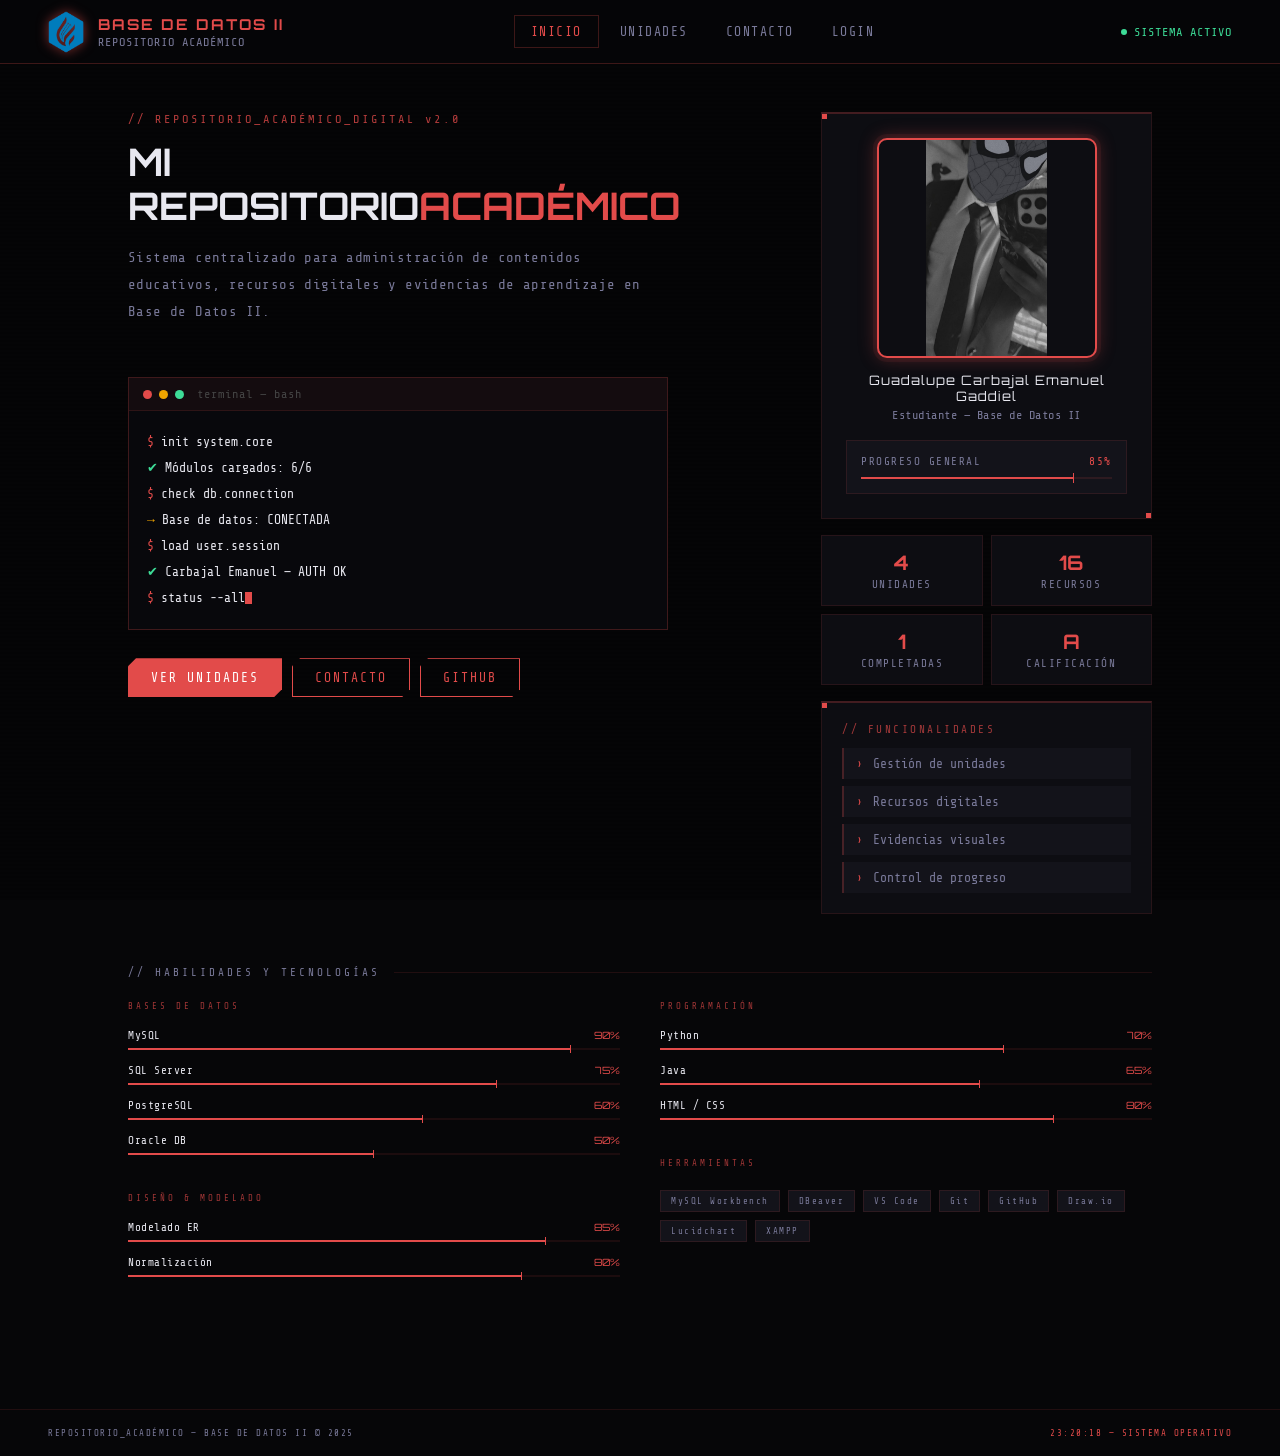
<file: index.html>
<!DOCTYPE html>
<html lang="es">
<head>
<meta charset="UTF-8">
<meta name="viewport" content="width=device-width, initial-scale=1.0">
<title>Repositorio Académico — Base de Datos II</title>
<link rel="preconnect" href="https://fonts.googleapis.com">
<link href="https://fonts.googleapis.com/css2?family=Share+Tech+Mono&family=Orbitron:wght@400;700&display=swap" rel="stylesheet">
<style>
*{margin:0;padding:0;box-sizing:border-box;}
:root{
  --red:#e24b4a;--red-dark:#a32d2d;
  --bg:#060608;--surface:#0d0d12;--surface2:#13131a;
  --border:rgba(226,75,74,0.25);--border2:rgba(226,75,74,0.12);
  --text:#e8e8f0;--muted:#7a7a9a;
  --mono:'Share Tech Mono',monospace;
}
body{
  font-family:var(--mono);
  background:var(--bg);
  color:var(--text);
  overflow-x:hidden;
  cursor:none;
}
/* REEMPLAZA SOLO ESTO */

#bg-video{
  position:fixed;
  top:0;
  left:0;
  width:100%;
  height:100%;
  object-fit:cover;
  z-index:-3;

  /* MÁS VISIBLE */
  opacity:0.45;

  /* MENOS OSCURO */
  filter:brightness(0.9) contrast(1.1);

  pointer-events:none;
}

/* CAPA OSCURA MÁS SUAVE */
body::after{
  content:'';
  position:fixed;
  top:0;
  left:0;
  width:100%;
  height:100%;

  /* ANTES 0.55 */
  background:rgba(0,0,0,0.25);

  z-index:-2;
  pointer-events:none;
}

/* CURSOR */
#c-dot,#c-cross,#c-ring,#c-corners{
  position:fixed;
  left:-100px;top:-100px;
  pointer-events:none;
}
#c-dot{
  z-index:10000;
  width:6px;height:6px;
  background:#e24b4a;
  border-radius:50%;
  margin-left:-3px;margin-top:-3px;
  box-shadow:0 0 8px #e24b4a,0 0 16px rgba(226,75,74,0.4);
}
#c-cross{
  z-index:9999;
  width:24px;height:24px;
  margin-left:-12px;margin-top:-12px;
}
#c-cross::before,#c-cross::after{
  content:'';position:absolute;background:#e24b4a;
}
#c-cross::before{width:1px;height:100%;left:50%;margin-left:-0.5px;}
#c-cross::after{width:100%;height:1px;top:50%;margin-top:-0.5px;}
#c-ring{
  z-index:9997;
  width:44px;height:44px;
  margin-left:-22px;margin-top:-22px;
  border:1px solid rgba(226,75,74,0.5);
  clip-path:polygon(14% 0%,86% 0%,100% 14%,100% 86%,86% 100%,14% 100%,0% 86%,0% 14%);
  transition:width .12s,height .12s,margin .12s;
}
#c-corners{
  z-index:9998;
  width:22px;height:22px;
  margin-left:-11px;margin-top:-11px;
  transition:width .08s,height .08s,margin .08s;
}
#c-corners span{
  position:absolute;width:7px;height:7px;
  border-color:#e24b4a;border-style:solid;
}
#c-corners span:nth-child(1){top:0;left:0;border-width:1.5px 0 0 1.5px;}
#c-corners span:nth-child(2){top:0;right:0;border-width:1.5px 1.5px 0 0;}
#c-corners span:nth-child(3){bottom:0;left:0;border-width:0 0 1.5px 1.5px;}
#c-corners span:nth-child(4){bottom:0;right:0;border-width:0 1.5px 1.5px 0;}
.c-trail{
  position:fixed;
  pointer-events:none;
  z-index:9995;
  border-radius:50%;
  background:#e24b4a;
  margin-left:-1.5px;margin-top:-1.5px;
  left:-100px;top:-100px;
}
#c-coords{
  position:fixed;bottom:16px;left:16px;
  font-size:9px;color:rgba(226,75,74,0.55);letter-spacing:2px;
  pointer-events:none;z-index:9996;
}

/* SCANLINES */
body::before{
  content:'';position:fixed;top:0;left:0;width:100%;height:100%;
  background:repeating-linear-gradient(0deg,transparent,transparent 2px,rgba(0,0,0,0.04) 2px,rgba(0,0,0,0.04) 4px);
  pointer-events:none;z-index:0;
}

/* NAVBAR */
.nav{
  position:sticky;top:0;
  background:rgba(6,6,8,0.96);
  border-bottom:1px solid var(--border);
  padding:0 48px;
  display:flex;align-items:center;justify-content:space-between;
  height:64px;z-index:100;
  backdrop-filter:blur(10px);
}
.logo-area{display:flex;align-items:center;gap:14px;}
.logo-icon{
  width:38px;height:38px;border:1px solid var(--red);
  display:flex;align-items:center;justify-content:center;
  font-family:'Orbitron',sans-serif;font-size:13px;color:var(--red);font-weight:700;
  clip-path:polygon(10% 0%,90% 0%,100% 10%,100% 90%,90% 100%,10% 100%,0% 90%,0% 10%);
  background:rgba(226,75,74,0.08);
}
.logo-label{display:flex;flex-direction:column;gap:1px;}
.logo-title{font-family:'Orbitron',sans-serif;font-size:15px;font-weight:700;color:var(--red);letter-spacing:2px;}
.logo-sub{font-size:12px;color:var(--muted);letter-spacing:1px;}
.nav-links{display:flex;gap:4px;}
.nav-link{
  padding:8px 16px;font-size:13px;letter-spacing:1.5px;
  color:var(--muted);text-decoration:none;border:1px solid transparent;
  transition:all .2s;cursor:pointer;font-family:var(--mono);
}
.nav-link:hover,.nav-link.active{color:var(--red);border-color:var(--border);}
.nav-status{display:flex;align-items:center;gap:7px;font-size:12px;color:#3ddc97;letter-spacing:1px;}
.status-dot{width:6px;height:6px;border-radius:50%;background:#3ddc97;animation:pulse 2s infinite;}
@keyframes pulse{0%,100%{opacity:1;}50%{opacity:.25;}}

/* MAIN */
.main{padding:48px 48px 80px;max-width:1120px;margin:auto;position:relative;z-index:1;}

/* HERO */
.hero{margin-bottom:52px;}
.hero-tag{font-size:12px;letter-spacing:3px;color:var(--red);margin-bottom:14px;opacity:.8;}
.hero-title{
  font-family:'Orbitron',sans-serif;font-size:38px;font-weight:700;
  line-height:1.15;margin-bottom:18px;color:var(--text);
}
.hero-title span{color:var(--red);}
.hero-desc{font-size:14px;color:var(--muted);line-height:1.9;max-width:540px;letter-spacing:.4px;}

/* TERMINAL */
.terminal{
  margin:32px 0 28px;
  background:#08080c;
  border:1px solid var(--border);
  max-width:540px;
}
.term-bar{
  display:flex;align-items:center;gap:7px;
  padding:9px 14px;
  background:rgba(226,75,74,0.05);
  border-bottom:1px solid var(--border2);
}
.term-dot{width:9px;height:9px;border-radius:50%;}
.term-bar-label{font-size:12px;color:#444;margin-left:6px;letter-spacing:1px;}
.term-body{padding:18px;font-size:13px;line-height:2;}
.term-body .cmd{color:var(--red);}
.term-body .ok{color:#3ddc97;}
.term-body .info{color:#f0a500;}
.cursor-blink{display:inline-block;width:7px;height:12px;background:var(--red);animation:blink .9s infinite;vertical-align:-2px;}
@keyframes blink{0%,100%{opacity:1;}50%{opacity:0;}}

/* BUTTONS */
.btns{display:flex;gap:10px;flex-wrap:wrap;}
.btn{
  padding:11px 22px;font-family:var(--mono);font-size:13px;letter-spacing:2px;
  border:1px solid var(--red);background:transparent;color:var(--red);
  cursor:none;transition:all .2s;
  clip-path:polygon(8px 0%,100% 0%,100% calc(100% - 8px),calc(100% - 8px) 100%,0% 100%,0% 8px);
}
.btn:hover{background:rgba(226,75,74,0.1);}
.btn.filled{background:var(--red);color:#fff;}
.btn.filled:hover{background:var(--red-dark);}

/* GRID */
.grid{display:grid;grid-template-columns:2fr 1fr;gap:32px;margin-bottom:52px;}

/* PROFILE CARD */
.profile-card{
  background:var(--surface);border:1px solid var(--border2);
  border-top:2px solid var(--border);padding:24px;text-align:center;
  position:relative;margin-bottom:16px;
}
.profile-card::before{content:'';position:absolute;top:0;left:0;width:5px;height:5px;background:var(--red);}
.profile-card::after{content:'';position:absolute;bottom:0;right:0;width:5px;height:5px;background:var(--red);}

/* === FOTO DE PERFIL: RECTANGULAR, GRANDE, SE VE COMPLETA === */
.avatar-photo{
  width:220px;
  height:220px;
  border-radius:10px;
  border:2px solid var(--red);
  margin:0 auto 14px;
  overflow:hidden;
  box-shadow:0 0 18px rgba(226,75,74,0.35), 0 0 0 4px rgba(226,75,74,0.08);
  background:#0d0d12;
  display:flex;
  align-items:center;
  justify-content:center;
}
.avatar-photo img{
  width:100%;
  height:100%;
  /* "contain" muestra la foto COMPLETA sin recortarla */
  object-fit:contain;
  object-position:center;
  display:block;
}
.profile-name{font-family:'Orbitron',sans-serif;font-size:13px;color:var(--text);margin-bottom:4px;letter-spacing:1px;}
.profile-role{font-size:12px;color:var(--muted);letter-spacing:.5px;margin-bottom:18px;}
.prog-wrap{background:var(--surface2);border:1px solid var(--border2);padding:14px;}
.prog-label{display:flex;justify-content:space-between;font-size:11px;color:var(--muted);margin-bottom:9px;letter-spacing:1.5px;}
.prog-bar{height:2px;background:rgba(226,75,74,0.12);position:relative;}
.prog-fill{height:100%;background:var(--red);width:85%;position:relative;}
.prog-fill::after{content:'';position:absolute;right:0;top:-4px;width:1px;height:10px;background:var(--red);}

/* STATS */
.stat-grid{display:grid;grid-template-columns:1fr 1fr;gap:8px;margin-bottom:16px;}
.stat-box{background:var(--surface);border:1px solid var(--border2);padding:14px;text-align:center;}
.stat-val{font-family:'Orbitron',sans-serif;font-size:20px;font-weight:700;color:var(--red);}
.stat-key{font-size:11px;color:var(--muted);letter-spacing:1.5px;margin-top:3px;}

/* FEAT LIST */
.feat-card{background:var(--surface);border:1px solid var(--border2);border-top:2px solid var(--border);padding:20px;position:relative;}
.feat-card::before{content:'';position:absolute;top:0;left:0;width:5px;height:5px;background:var(--red);}
.card-label{font-size:11px;letter-spacing:2.5px;color:var(--red);margin-bottom:12px;opacity:.7;}
.feat-list{list-style:none;display:flex;flex-direction:column;gap:7px;}
.feat-list li{
  display:flex;align-items:center;gap:10px;
  font-size:13px;color:var(--muted);padding:8px 12px;
  background:var(--surface2);border-left:2px solid var(--border);
}
.feat-list li .arr{color:var(--red);}

/* SECTION HEADER */
.section-head{display:flex;align-items:center;gap:14px;margin-bottom:22px;}
.section-tag{font-size:11px;letter-spacing:3px;color:var(--muted);white-space:nowrap;}
.section-line{flex:1;height:1px;background:var(--border2);}

/* HABILIDADES */
.skills-wrap{display:grid;grid-template-columns:1fr 1fr;gap:40px;margin-bottom:52px;}
@media(max-width:700px){.skills-wrap{grid-template-columns:1fr;}}
.skills-col{display:flex;flex-direction:column;gap:14px;}
.skill-group-label{font-size:9px;letter-spacing:3px;color:var(--red);opacity:.7;margin-bottom:4px;}
.skill-item{display:flex;flex-direction:column;gap:6px;}
.skill-header{display:flex;justify-content:space-between;}
.skill-name{font-size:11px;color:var(--text);letter-spacing:.5px;}
.skill-pct{font-size:10px;color:var(--red);font-family:'Orbitron',sans-serif;}
.skill-bar{height:2px;background:rgba(226,75,74,0.1);position:relative;}
.skill-fill{
  height:100%;background:var(--red);position:relative;
  animation:barLoad .8s ease forwards;
}
.skill-fill::after{content:'';position:absolute;right:0;top:-3px;width:1px;height:8px;background:var(--red);}
@keyframes barLoad{from{width:0!important;}to{}}
.badges{display:flex;flex-wrap:wrap;gap:8px;margin-top:4px;}
.badge{
  font-size:9px;letter-spacing:1.5px;color:var(--muted);
  padding:5px 10px;border:1px solid var(--border2);
  background:var(--surface2);
  transition:all .2s;
}
.badge:hover{color:var(--red);border-color:var(--border);}

/* FOOTER */
.footer{
  border-top:1px solid var(--border2);
  padding:18px 48px;
  display:flex;justify-content:space-between;align-items:center;
  font-size:9px;color:var(--muted);letter-spacing:1.5px;
  position:relative;z-index:1;
}
.footer-red{color:var(--red);}

/* RESPONSIVE */
@media(max-width:900px){
  .grid{grid-template-columns:1fr;}
  .nav{padding:0 20px;flex-wrap:wrap;height:auto;padding:14px 20px;gap:12px;}
  .main{padding:32px 20px 60px;}
  .modules{grid-template-columns:1fr 1fr;}
  .hero-title{font-size:26px;}
  .footer{padding:16px 20px;flex-direction:column;gap:8px;text-align:center;}
  body{cursor:auto;}
  #c-dot,#c-cross,#c-ring,#c-corners,.c-trail,#c-coords{display:none;}
}
@media(max-width:480px){
  .modules{grid-template-columns:1fr;}
  .nav-links{display:none;}
}
</style>
</head>
<body>

<div id="c-dot"></div>
<div id="c-cross"></div>
<div id="c-ring"></div>
<div id="c-corners">
  <span></span><span></span><span></span><span></span>
</div>
<div id="c-coords"></div>

<nav class="nav">
  <div class="logo-area">
    <img src="logo.png" alt="Logo Universidad" style="height:42px;filter:drop-shadow(0 0 6px rgba(226,75,74,0.6));">
    <div class="logo-label">
      <div class="logo-title">BASE DE DATOS II</div>
      <div class="logo-sub">REPOSITORIO ACADÉMICO</div>
    </div>
  </div>
  <div class="nav-links">
    <a class="nav-link active" href="index.html">INICIO</a>
    <a class="nav-link" href="semanas.html">UNIDADES</a>
    <a class="nav-link" href="contacto.html">CONTACTO</a>
    <a class="nav-link" href="login.html">LOGIN</a>
  </div>
  <div class="nav-status">
    <div class="status-dot"></div>
    SISTEMA ACTIVO
  </div>
</nav>

<main class="main">

  <div class="grid">

    <div>
      <div class="hero">
        <div class="hero-tag">// REPOSITORIO_ACADÉMICO_DIGITAL v2.0</div>
        <h1 class="hero-title">MI<br>REPOSITORIO<span>ACADÉMICO</span></h1>
        <p class="hero-desc">Sistema centralizado para administración de contenidos educativos, recursos digitales y evidencias de aprendizaje en Base de Datos II.</p>
      </div>

      <div class="terminal">
        <div class="term-bar">
          <div class="term-dot" style="background:#e24b4a;"></div>
          <div class="term-dot" style="background:#f0a500;"></div>
          <div class="term-dot" style="background:#3ddc97;"></div>
          <span class="term-bar-label">terminal — bash</span>
        </div>
        <div class="term-body">
          <div><span class="cmd">$ </span>init system.core</div>
          <div><span class="ok">✔</span> Módulos cargados: 6/6</div>
          <div><span class="cmd">$ </span>check db.connection</div>
          <div><span class="info">→</span> Base de datos: CONECTADA</div>
          <div><span class="cmd">$ </span>load user.session</div>
          <div><span class="ok">✔</span> Carbajal Emanuel — AUTH OK</div>
          <div><span class="cmd">$ </span>status --all<span class="cursor-blink"></span></div>
        </div>
      </div>

      <div class="btns">
        <button class="btn filled" onclick="location.href='semanas.html'">VER UNIDADES</button>
        <button class="btn" onclick="location.href='contacto.html'">CONTACTO</button>
        <button class="btn" onclick="window.open('https://github.com/GuadalupeEmanuel/BASE-DE-DATOS-II')">GITHUB</button>
      </div>
    </div>

    <div>
      <div class="profile-card">
        <div class="avatar-photo">
          <img src="emanuel.jpeg" alt="Guadalupe Carbajal Emmanuel Gaddiel">
        </div>
        <div class="profile-name">Guadalupe Carbajal Emanuel Gaddiel</div>
        <div class="profile-role">Estudiante — Base de Datos II</div>
        <div class="prog-wrap">
          <div class="prog-label">
            <span>PROGRESO GENERAL</span>
            <span style="color:var(--red);">85%</span>
          </div>
          <div class="prog-bar"><div class="prog-fill"></div></div>
        </div>
      </div>

      <div class="stat-grid">
        <div class="stat-box">
          <div class="stat-val">4</div>
          <div class="stat-key">UNIDADES</div>
        </div>
        <div class="stat-box">
          <div class="stat-val">16</div>
          <div class="stat-key">RECURSOS</div>
        </div>
        <div class="stat-box">
          <div class="stat-val">1</div>
          <div class="stat-key">COMPLETADAS</div>
        </div>
        <div class="stat-box">
          <div class="stat-val">A</div>
          <div class="stat-key">CALIFICACIÓN</div>
        </div>
      </div>

      <div class="feat-card">
        <div class="card-label">// FUNCIONALIDADES</div>
        <ul class="feat-list">
          <li><span class="arr">›</span> Gestión de unidades</li>
          <li><span class="arr">›</span> Recursos digitales</li>
          <li><span class="arr">›</span> Evidencias visuales</li>
          <li><span class="arr">›</span> Control de progreso</li>
        </ul>
      </div>
    </div>

  </div>

  <div class="section-head">
    <div class="section-tag">// HABILIDADES Y TECNOLOGÍAS</div>
    <div class="section-line"></div>
  </div>

  <div class="skills-wrap">

    <div class="skills-col">
      <div class="skill-group-label">BASES DE DATOS</div>
      <div class="skill-item">
        <div class="skill-header"><span class="skill-name">MySQL</span><span class="skill-pct">90%</span></div>
        <div class="skill-bar"><div class="skill-fill" style="width:90%"></div></div>
      </div>
      <div class="skill-item">
        <div class="skill-header"><span class="skill-name">SQL Server</span><span class="skill-pct">75%</span></div>
        <div class="skill-bar"><div class="skill-fill" style="width:75%"></div></div>
      </div>
      <div class="skill-item">
        <div class="skill-header"><span class="skill-name">PostgreSQL</span><span class="skill-pct">60%</span></div>
        <div class="skill-bar"><div class="skill-fill" style="width:60%"></div></div>
      </div>
      <div class="skill-item">
        <div class="skill-header"><span class="skill-name">Oracle DB</span><span class="skill-pct">50%</span></div>
        <div class="skill-bar"><div class="skill-fill" style="width:50%"></div></div>
      </div>

      <div class="skill-group-label" style="margin-top:24px;">DISEÑO & MODELADO</div>
      <div class="skill-item">
        <div class="skill-header"><span class="skill-name">Modelado ER</span><span class="skill-pct">85%</span></div>
        <div class="skill-bar"><div class="skill-fill" style="width:85%"></div></div>
      </div>
      <div class="skill-item">
        <div class="skill-header"><span class="skill-name">Normalización</span><span class="skill-pct">80%</span></div>
        <div class="skill-bar"><div class="skill-fill" style="width:80%"></div></div>
      </div>
    </div>

    <div class="skills-col">
      <div class="skill-group-label">PROGRAMACIÓN</div>
      <div class="skill-item">
        <div class="skill-header"><span class="skill-name">Python</span><span class="skill-pct">70%</span></div>
        <div class="skill-bar"><div class="skill-fill" style="width:70%"></div></div>
      </div>
      <div class="skill-item">
        <div class="skill-header"><span class="skill-name">Java</span><span class="skill-pct">65%</span></div>
        <div class="skill-bar"><div class="skill-fill" style="width:65%"></div></div>
      </div>
      <div class="skill-item">
        <div class="skill-header"><span class="skill-name">HTML / CSS</span><span class="skill-pct">80%</span></div>
        <div class="skill-bar"><div class="skill-fill" style="width:80%"></div></div>
      </div>

      <div class="skill-group-label" style="margin-top:24px;">HERRAMIENTAS</div>
      <div class="badges">
        <span class="badge">MySQL Workbench</span>
        <span class="badge">DBeaver</span>
        <span class="badge">VS Code</span>
        <span class="badge">Git</span>
        <span class="badge">GitHub</span>
        <span class="badge">Draw.io</span>
        <span class="badge">Lucidchart</span>
        <span class="badge">XAMPP</span>
      </div>
    </div>

  </div>

</main>

<footer class="footer">
  <span>REPOSITORIO_ACADÉMICO — BASE DE DATOS II &copy; 2025</span>
  <span class="footer-red" id="clock"></span>
</footer>

<!-- AGREGA ESTO DEBAJO DE <body> -->

    <video autoplay muted loop playsinline id="bg-video">
        <source src="prueba.mp4" type="video/mp4">
      </video>

<script>
const cDot=document.getElementById('c-dot');
const cCross=document.getElementById('c-cross');
const cRing=document.getElementById('c-ring');
const cCorners=document.getElementById('c-corners');
const cCoords=document.getElementById('c-coords');

let mx=-200,my=-200,rx=-200,ry=-200,cx2=-200,cy2=-200;

// Trail
const trails=[];
const trailSizes=[3,2.6,2.2,1.8,1.4,1];
const trailAlpha=[0.5,0.38,0.28,0.18,0.1,0.06];
for(let i=0;i<6;i++){
  const t=document.createElement('div');
  t.className='c-trail';
  t.style.width=trailSizes[i]+'px';
  t.style.height=trailSizes[i]+'px';
  t.style.opacity=trailAlpha[i];
  t.style.marginLeft=(-trailSizes[i]/2)+'px';
  t.style.marginTop=(-trailSizes[i]/2)+'px';
  document.body.appendChild(t);
  trails.push({el:t,x:-200,y:-200});
}

document.addEventListener('mousemove',e=>{
  mx=e.clientX;
  my=e.clientY;
  cDot.style.left=mx+'px';
  cDot.style.top=my+'px';
  cCross.style.left=mx+'px';
  cCross.style.top=my+'px';
  if(cCoords) cCoords.textContent='X:'+mx+' // Y:'+my;
});

document.addEventListener('mousedown',()=>{
  cRing.style.width='28px';
  cRing.style.height='28px';
  cRing.style.marginLeft='-14px';
  cRing.style.marginTop='-14px';
  cCorners.style.width='14px';
  cCorners.style.height='14px';
  cCorners.style.marginLeft='-7px';
  cCorners.style.marginTop='-7px';
});
document.addEventListener('mouseup',()=>{
  cRing.style.width='44px';
  cRing.style.height='44px';
  cRing.style.marginLeft='-22px';
  cRing.style.marginTop='-22px';
  cCorners.style.width='22px';
  cCorners.style.height='22px';
  cCorners.style.marginLeft='-11px';
  cCorners.style.marginTop='-11px';
});

function animate(){
  rx+=(mx-rx)*.1; ry+=(my-ry)*.1;
  cx2+=(mx-cx2)*.06; cy2+=(my-cy2)*.06;

  cRing.style.left=rx+'px';
  cRing.style.top=ry+'px';
  cCorners.style.left=cx2+'px';
  cCorners.style.top=cy2+'px';

  trails[0].x+=(mx-trails[0].x)*.5;
  trails[0].y+=(my-trails[0].y)*.5;
  trails[0].el.style.left=trails[0].x+'px';
  trails[0].el.style.top=trails[0].y+'px';
  for(let i=1;i<trails.length;i++){
    trails[i].x+=(trails[i-1].x-trails[i].x)*.35;
    trails[i].y+=(trails[i-1].y-trails[i].y)*.35;
    trails[i].el.style.left=trails[i].x+'px';
    trails[i].el.style.top=trails[i].y+'px';
  }
  requestAnimationFrame(animate);
}
animate();

// Ocultar cursor nativo en todos los elementos
document.querySelectorAll('*').forEach(el=>el.style.cursor='none');

// Clock
function tick(){
  const t=new Date();
  document.getElementById('clock').textContent=
    t.toLocaleTimeString('es-PE',{hour12:false})+' — SISTEMA OPERATIVO';
}
tick(); setInterval(tick,1000);
</script>

</body>
</html>
</file>
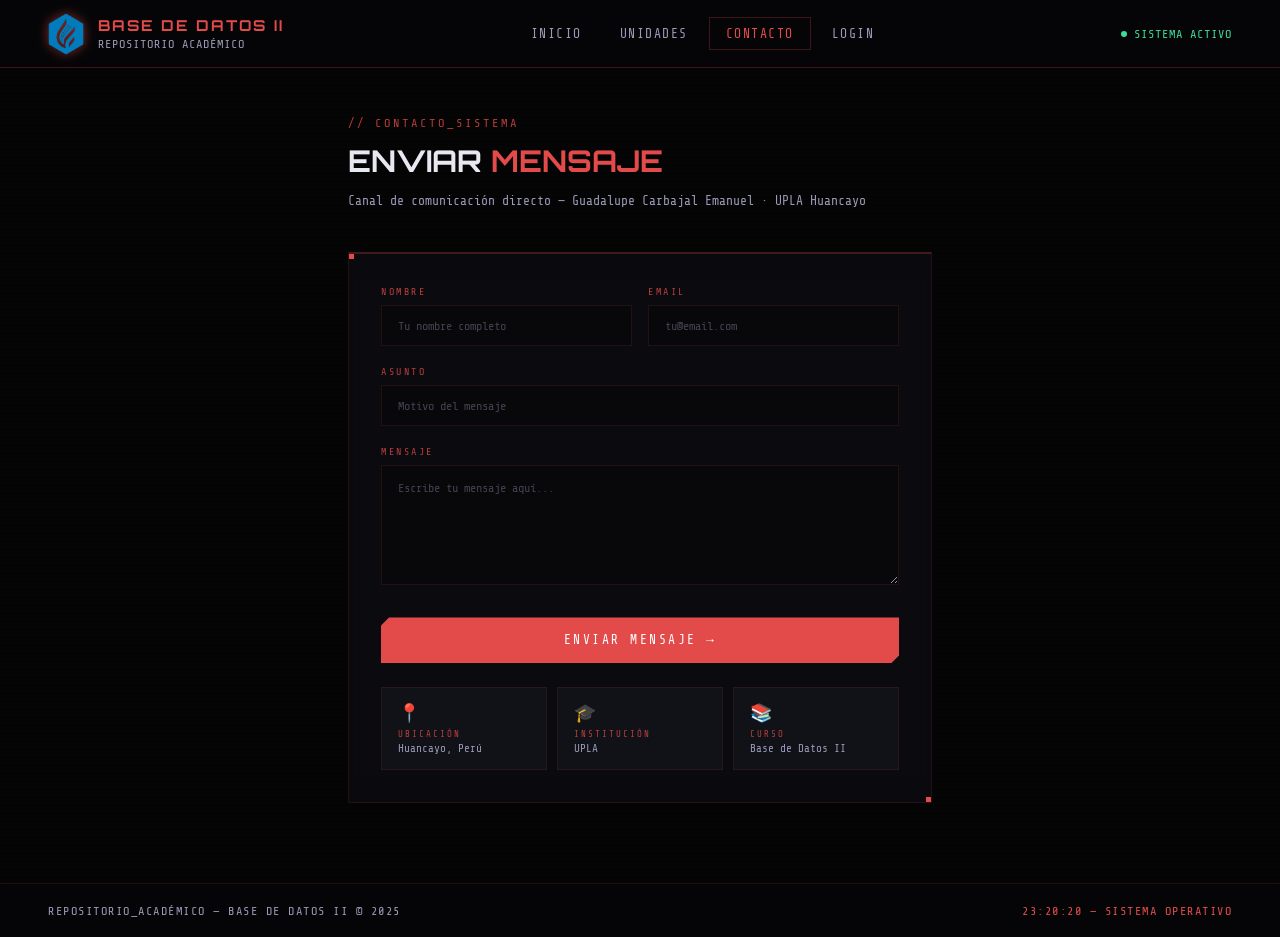
<file: contacto.html>
<!DOCTYPE html>
<html lang="es">
<head>
<meta charset="UTF-8">
<meta name="viewport" content="width=device-width, initial-scale=1.0">
<title>Contacto — Base de Datos II</title>
<link rel="preconnect" href="https://fonts.googleapis.com">
<link href="https://fonts.googleapis.com/css2?family=Share+Tech+Mono&family=Orbitron:wght@400;700&display=swap" rel="stylesheet">
<style>
*{margin:0;padding:0;box-sizing:border-box;}
:root{
  --red:#e24b4a;--red-dark:#a32d2d;
  --bg:#060608;--surface:rgba(13,13,18,0.82);--surface2:rgba(19,19,26,0.88);
  --border:rgba(226,75,74,0.25);--border2:rgba(226,75,74,0.12);
  --text:#e8e8f0;--muted:#9a9ab8;
  --mono:'Share Tech Mono',monospace;
}
body{
  font-family:var(--mono);
  background:var(--bg);
  color:var(--text);
  overflow-x:hidden;
  cursor:none;
  min-height:100vh;
}

/* VIDEO FONDO */
#bg-video{
  position:fixed;top:0;left:0;width:100%;height:100%;
  object-fit:cover;z-index:-2;opacity:0.18;pointer-events:none;
}
.bg-overlay{
  position:fixed;top:0;left:0;width:100%;height:100%;
  background:radial-gradient(ellipse at 50% 0%,rgba(226,75,74,0.06) 0%,rgba(6,6,8,0.9) 65%);
  z-index:-1;pointer-events:none;
}

/* REEMPLAZA SOLO ESTO */

#bg-video{
  position:fixed;
  top:0;
  left:0;
  width:100%;
  height:100%;
  object-fit:cover;
  z-index:-3;

  /* MÁS VISIBLE */
  opacity:0.45;

  /* MENOS OSCURO */
  filter:brightness(0.9) contrast(1.1);

  pointer-events:none;
}

/* CAPA OSCURA MÁS SUAVE */
body::after{
  content:'';
  position:fixed;
  top:0;
  left:0;
  width:100%;
  height:100%;

  /* ANTES 0.55 */
  background:rgba(0,0,0,0.25);

  z-index:-2;
  pointer-events:none;
}
/* SCANLINES */
body::before{
  content:'';position:fixed;top:0;left:0;width:100%;height:100%;
  background:repeating-linear-gradient(0deg,transparent,transparent 2px,rgba(0,0,0,0.04) 2px,rgba(0,0,0,0.04) 4px);
  pointer-events:none;z-index:0;
}

/* CURSOR */
#c-dot,#c-cross,#c-ring,#c-corners{position:fixed;left:-100px;top:-100px;pointer-events:none;}
#c-dot{
  z-index:10000;width:6px;height:6px;background:#e24b4a;border-radius:50%;
  margin-left:-3px;margin-top:-3px;box-shadow:0 0 8px #e24b4a,0 0 16px rgba(226,75,74,0.4);
}
#c-cross{z-index:9999;width:24px;height:24px;margin-left:-12px;margin-top:-12px;}
#c-cross::before,#c-cross::after{content:'';position:absolute;background:#e24b4a;}
#c-cross::before{width:1px;height:100%;left:50%;margin-left:-0.5px;}
#c-cross::after{width:100%;height:1px;top:50%;margin-top:-0.5px;}
#c-ring{
  z-index:9997;width:44px;height:44px;margin-left:-22px;margin-top:-22px;
  border:1px solid rgba(226,75,74,0.5);
  clip-path:polygon(14% 0%,86% 0%,100% 14%,100% 86%,86% 100%,14% 100%,0% 86%,0% 14%);
  transition:width .12s,height .12s,margin .12s;
}
#c-corners{
  z-index:9998;width:22px;height:22px;margin-left:-11px;margin-top:-11px;
  transition:width .08s,height .08s,margin .08s;
}
#c-corners span{position:absolute;width:7px;height:7px;border-color:#e24b4a;border-style:solid;}
#c-corners span:nth-child(1){top:0;left:0;border-width:1.5px 0 0 1.5px;}
#c-corners span:nth-child(2){top:0;right:0;border-width:1.5px 1.5px 0 0;}
#c-corners span:nth-child(3){bottom:0;left:0;border-width:0 0 1.5px 1.5px;}
#c-corners span:nth-child(4){bottom:0;right:0;border-width:0 1.5px 1.5px 0;}
.c-trail{
  position:fixed;pointer-events:none;z-index:9995;border-radius:50%;background:#e24b4a;
  margin-left:-1.5px;margin-top:-1.5px;left:-100px;top:-100px;
}
#c-coords{
  position:fixed;bottom:16px;left:16px;font-size:11px;
  color:rgba(226,75,74,0.55);letter-spacing:2px;pointer-events:none;z-index:9996;
}

/* NAVBAR */
.nav{
  position:sticky;top:0;
  background:rgba(6,6,8,0.92);
  border-bottom:1px solid var(--border);
  padding:0 48px;
  display:flex;align-items:center;justify-content:space-between;
  height:68px;z-index:100;backdrop-filter:blur(14px);
}
.logo-area{display:flex;align-items:center;gap:14px;}
.logo-label{display:flex;flex-direction:column;gap:2px;}
.logo-title{font-family:'Orbitron',sans-serif;font-size:15px;font-weight:700;color:var(--red);letter-spacing:2px;}
.logo-sub{font-size:12px;color:var(--muted);letter-spacing:1px;}
.nav-links{display:flex;gap:4px;}
.nav-link{
  padding:8px 16px;font-size:13px;letter-spacing:1.5px;
  color:var(--muted);text-decoration:none;border:1px solid transparent;
  transition:all .2s;cursor:pointer;font-family:var(--mono);
}
.nav-link:hover,.nav-link.active{color:var(--red);border-color:var(--border);}
.nav-status{display:flex;align-items:center;gap:7px;font-size:12px;color:#3ddc97;letter-spacing:1px;}
.status-dot{width:6px;height:6px;border-radius:50%;background:#3ddc97;animation:pulse 2s infinite;}
@keyframes pulse{0%,100%{opacity:1;}50%{opacity:.25;}}

/* MAIN */
.main{
  padding:48px 48px 80px;
  max-width:680px;margin:auto;
  position:relative;z-index:1;
}

/* PAGE HEADER */
.page-tag{font-size:12px;letter-spacing:3px;color:var(--red);margin-bottom:12px;opacity:.8;}
.page-title{
  font-family:'Orbitron',sans-serif;font-size:30px;font-weight:700;
  color:var(--text);margin-bottom:10px;
}
.page-title span{color:var(--red);}
.page-desc{font-size:13px;color:var(--muted);line-height:1.8;margin-bottom:40px;}

/* FORM CARD */
.form-card{
  background:var(--surface);
  border:1px solid var(--border2);
  border-top:2px solid var(--border);
  padding:32px;
  position:relative;
  backdrop-filter:blur(10px);
  animation:fadeUp .4s ease;
}
@keyframes fadeUp{from{opacity:0;transform:translateY(12px);}to{opacity:1;transform:translateY(0);}}
.form-card::before{content:'';position:absolute;top:0;left:0;width:5px;height:5px;background:var(--red);}
.form-card::after{content:'';position:absolute;bottom:0;right:0;width:5px;height:5px;background:var(--red);}

.form-label{font-size:10px;letter-spacing:2.5px;color:var(--red);margin-bottom:8px;display:block;opacity:.8;}

.form-group{margin-bottom:20px;}

.form-input{
  width:100%;padding:12px 16px;
  background:rgba(8,8,12,0.9);
  border:1px solid var(--border2);
  color:var(--text);
  font-family:var(--mono);font-size:13px;
  outline:none;
  transition:border-color .2s;
}
.form-input:focus{border-color:var(--red);}
.form-input::placeholder{color:rgba(154,154,184,0.4);font-size:12px;}

textarea.form-input{
  resize:vertical;min-height:120px;
  line-height:1.7;
}

/* ROW */
.form-row{display:grid;grid-template-columns:1fr 1fr;gap:16px;}
@media(max-width:500px){.form-row{grid-template-columns:1fr;}}

/* SUBMIT */
.form-submit{
  width:100%;padding:14px;
  font-family:var(--mono);font-size:13px;letter-spacing:2.5px;
  border:1px solid var(--red);background:var(--red);color:#fff;
  cursor:none;transition:all .2s;margin-top:8px;
  clip-path:polygon(8px 0%,100% 0%,100% calc(100% - 8px),calc(100% - 8px) 100%,0% 100%,0% 8px);
}
.form-submit:hover{background:var(--red-dark);}

/* INFO CARDS */
.info-grid{display:grid;grid-template-columns:1fr 1fr 1fr;gap:10px;margin-top:24px;}
@media(max-width:500px){.info-grid{grid-template-columns:1fr;}}
.info-box{
  background:var(--surface2);border:1px solid var(--border2);
  padding:14px 16px;
}
.info-icon{font-size:18px;margin-bottom:6px;}
.info-label{font-size:9px;letter-spacing:2px;color:var(--red);margin-bottom:3px;opacity:.8;}
.info-val{font-size:11px;color:var(--muted);}

/* ALERTA MODAL */
.alerta{
  display:none;position:fixed;top:0;left:0;width:100%;height:100%;
  background:rgba(0,0,0,0.85);
  justify-content:center;align-items:center;z-index:3000;
  backdrop-filter:blur(6px);
}
.alerta.show{display:flex;}
.alerta-box{
  background:#0a0a0e;
  border:1px solid var(--border);
  padding:36px 40px;text-align:center;
  position:relative;
  animation:fadeUp .2s ease;
}
.alerta-box::before{content:'';position:absolute;top:0;left:0;width:5px;height:5px;background:var(--red);}
.alerta-box::after{content:'';position:absolute;bottom:0;right:0;width:5px;height:5px;background:var(--red);}
.alerta-icon{font-size:32px;margin-bottom:12px;}
.alerta-title{font-family:'Orbitron',sans-serif;font-size:14px;color:var(--red);letter-spacing:2px;margin-bottom:8px;}
.alerta-msg{font-size:12px;color:var(--muted);letter-spacing:1px;}
.alerta-bar{
  height:2px;background:rgba(226,75,74,0.15);margin-top:20px;
}
.alerta-progress{height:100%;background:var(--red);width:0%;animation:progress 2.5s linear forwards;}
@keyframes progress{to{width:100%;}}

/* FOOTER */
.footer{
  border-top:1px solid var(--border2);padding:20px 48px;
  display:flex;justify-content:space-between;align-items:center;
  font-size:12px;color:var(--muted);letter-spacing:1.5px;
  position:relative;z-index:1;
  background:rgba(6,6,8,0.75);backdrop-filter:blur(10px);
}
.footer-red{color:var(--red);}

/* RESPONSIVE */
@media(max-width:900px){
  .nav{padding:14px 20px;flex-wrap:wrap;height:auto;gap:12px;}
  .main{padding:32px 20px 60px;}
  .footer{padding:16px 20px;flex-direction:column;gap:8px;text-align:center;}
  body{cursor:auto;}
  #c-dot,#c-cross,#c-ring,#c-corners,.c-trail,#c-coords{display:none;}
}
@media(max-width:480px){
  .nav-links{display:none;}
  .page-title{font-size:22px;}
}
</style>
</head>
<body>

<!-- AGREGA ESTO DEBAJO DE <body> -->

<video autoplay muted loop playsinline id="bg-video">
  <source src="prueba.mp4" type="video/mp4">
</video>

<!-- CURSOR -->
<div id="c-dot"></div>
<div id="c-cross"></div>
<div id="c-ring"></div>
<div id="c-corners"><span></span><span></span><span></span><span></span></div>
<div id="c-coords"></div>

<!-- NAVBAR -->
<nav class="nav">
  <div class="logo-area">
    <img src="logo.png" alt="Logo Universidad" style="height:42px;filter:drop-shadow(0 0 6px rgba(226,75,74,0.6));">
    <div class="logo-label">
      <div class="logo-title">BASE DE DATOS II</div>
      <div class="logo-sub">REPOSITORIO ACADÉMICO</div>
    </div>
  </div>
  <div class="nav-links">
    <a class="nav-link" href="index.html">INICIO</a>
    <a class="nav-link" href="semanas.html">UNIDADES</a>
    <a class="nav-link active" href="contacto.html">CONTACTO</a>
    <a class="nav-link" href="login.html">LOGIN</a>
  </div>
  <div class="nav-status">
    <div class="status-dot"></div>
    SISTEMA ACTIVO
  </div>
</nav>

<main class="main">

  <div class="page-tag">// CONTACTO_SISTEMA</div>
  <h1 class="page-title">ENVIAR <span>MENSAJE</span></h1>
  <p class="page-desc">Canal de comunicación directo — Guadalupe Carbajal Emanuel · UPLA Huancayo</p>

  <div class="form-card">

    <form id="formulario">

      <div class="form-row">
        <div class="form-group">
          <label class="form-label">NOMBRE</label>
          <input class="form-input" type="text" placeholder="Tu nombre completo" required>
        </div>
        <div class="form-group">
          <label class="form-label">EMAIL</label>
          <input class="form-input" type="email" placeholder="tu@email.com" required>
        </div>
      </div>

      <div class="form-group">
        <label class="form-label">ASUNTO</label>
        <input class="form-input" type="text" placeholder="Motivo del mensaje" required>
      </div>

      <div class="form-group">
        <label class="form-label">MENSAJE</label>
        <textarea class="form-input" placeholder="Escribe tu mensaje aquí..." required></textarea>
      </div>

      <button type="submit" class="form-submit">ENVIAR MENSAJE →</button>

    </form>

    <div class="info-grid">
      <div class="info-box">
        <div class="info-icon">📍</div>
        <div class="info-label">UBICACIÓN</div>
        <div class="info-val">Huancayo, Perú</div>
      </div>
      <div class="info-box">
        <div class="info-icon">🎓</div>
        <div class="info-label">INSTITUCIÓN</div>
        <div class="info-val">UPLA</div>
      </div>
      <div class="info-box">
        <div class="info-icon">📚</div>
        <div class="info-label">CURSO</div>
        <div class="info-val">Base de Datos II</div>
      </div>
    </div>

  </div>

</main>

<footer class="footer">
  <span>REPOSITORIO_ACADÉMICO — BASE DE DATOS II &copy; 2025</span>
  <span class="footer-red" id="clock"></span>
</footer>

<!-- ALERTA -->
<div id="alerta" class="alerta">
  <div class="alerta-box">
    <div class="alerta-icon">✔</div>
    <div class="alerta-title">MENSAJE ENVIADO</div>
    <div class="alerta-msg">Respuesta en camino...</div>
    <div class="alerta-bar"><div class="alerta-progress"></div></div>
  </div>
</div>

<script>
/* FORM */
document.getElementById("formulario").addEventListener("submit", e => {
  e.preventDefault();
  const alerta = document.getElementById("alerta");
  alerta.classList.add("show");
  e.target.reset();
  setTimeout(() => alerta.classList.remove("show"), 2600);
});

/* CURSOR */
const cDot=document.getElementById('c-dot');
const cCross=document.getElementById('c-cross');
const cRing=document.getElementById('c-ring');
const cCorners=document.getElementById('c-corners');
const cCoords=document.getElementById('c-coords');
let mx=-200,my=-200,rx=-200,ry=-200,cx2=-200,cy2=-200;

const trails=[];
const trailSizes=[3,2.6,2.2,1.8,1.4,1];
const trailAlpha=[0.5,0.38,0.28,0.18,0.1,0.06];
for(let i=0;i<6;i++){
  const t=document.createElement('div');
  t.className='c-trail';
  t.style.width=trailSizes[i]+'px';
  t.style.height=trailSizes[i]+'px';
  t.style.opacity=trailAlpha[i];
  t.style.marginLeft=(-trailSizes[i]/2)+'px';
  t.style.marginTop=(-trailSizes[i]/2)+'px';
  document.body.appendChild(t);
  trails.push({el:t,x:-200,y:-200});
}
document.addEventListener('mousemove',e=>{
  mx=e.clientX; my=e.clientY;
  cDot.style.left=mx+'px'; cDot.style.top=my+'px';
  cCross.style.left=mx+'px'; cCross.style.top=my+'px';
  if(cCoords) cCoords.textContent='X:'+mx+' // Y:'+my;
});
document.addEventListener('mousedown',()=>{
  cRing.style.width='28px'; cRing.style.height='28px';
  cRing.style.marginLeft='-14px'; cRing.style.marginTop='-14px';
  cCorners.style.width='14px'; cCorners.style.height='14px';
  cCorners.style.marginLeft='-7px'; cCorners.style.marginTop='-7px';
});
document.addEventListener('mouseup',()=>{
  cRing.style.width='44px'; cRing.style.height='44px';
  cRing.style.marginLeft='-22px'; cRing.style.marginTop='-22px';
  cCorners.style.width='22px'; cCorners.style.height='22px';
  cCorners.style.marginLeft='-11px'; cCorners.style.marginTop='-11px';
});
function animate(){
  rx+=(mx-rx)*.1; ry+=(my-ry)*.1;
  cx2+=(mx-cx2)*.06; cy2+=(my-cy2)*.06;
  cRing.style.left=rx+'px'; cRing.style.top=ry+'px';
  cCorners.style.left=cx2+'px'; cCorners.style.top=cy2+'px';
  trails[0].x+=(mx-trails[0].x)*.5; trails[0].y+=(my-trails[0].y)*.5;
  trails[0].el.style.left=trails[0].x+'px'; trails[0].el.style.top=trails[0].y+'px';
  for(let i=1;i<trails.length;i++){
    trails[i].x+=(trails[i-1].x-trails[i].x)*.35;
    trails[i].y+=(trails[i-1].y-trails[i].y)*.35;
    trails[i].el.style.left=trails[i].x+'px';
    trails[i].el.style.top=trails[i].y+'px';
  }
  requestAnimationFrame(animate);
}
animate();
document.querySelectorAll('*').forEach(el=>el.style.cursor='none');

/* CLOCK */
function tick(){
  const t=new Date();
  document.getElementById('clock').textContent=
    t.toLocaleTimeString('es-PE',{hour12:false})+' — SISTEMA OPERATIVO';
}
tick(); setInterval(tick,1000);
</script>

</body>
</html>
</file>
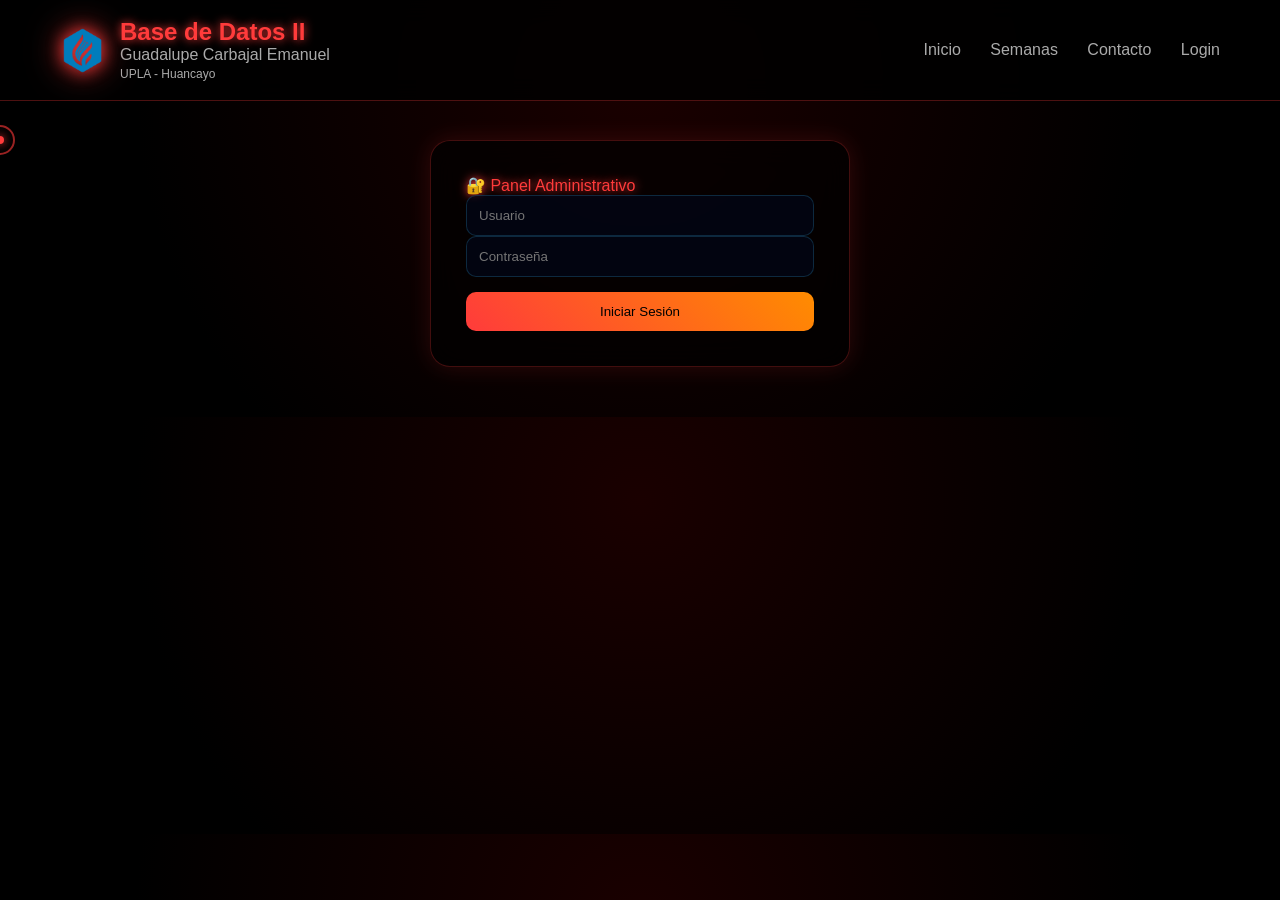
<file: login.html>
<!DOCTYPE html>
<html lang="es">
<head>
<meta charset="UTF-8">
<title>Login - Panel Administrativo</title>

<style>

/* 🎨 PALETA ORIGINAL */
:root{
--bg-main:#020617;
--bg-secondary:#0f172a;
--card-bg:rgba(15,23,42,0.7);

--primary:#38bdf8;
--secondary:#a855f7;

--text-main:#e2e8f0;
--text-soft:#cbd5f5;
--text-muted:#94a3b8;

--border:rgba(56,189,248,0.2);
--glow:rgba(56,189,248,0.4);

--cyber:#ff3b3b;
--cyber2:#ff8c00;
}

/* RESET */
*{
margin:0;
padding:0;
box-sizing:border-box;
}

/* BODY */
body{
font-family:'Segoe UI',sans-serif;
background: radial-gradient(circle at 50% 20%, #1a0000, #000000 70%);
color:var(--text-main);
cursor:none;
overflow-x:hidden;
}

/* CURSOR */
.cursor-dot{
width:8px;
height:8px;
background:var(--cyber);
border-radius:50%;
position:fixed;
transform:translate(-50%,-50%);
pointer-events:none;
z-index:9999;
box-shadow:0 0 10px var(--cyber);
}

.cursor-outline{
width:30px;
height:30px;
border:2px solid rgba(255,59,59,0.6);
border-radius:50%;
position:fixed;
transform:translate(-50%,-50%);
pointer-events:none;
z-index:9998;
transition:0.08s ease;
}

/* NAVBAR */
.navbar{
position:fixed;
top:0;
width:100%;
display:flex;
justify-content:space-between;
align-items:center;
padding:18px 60px;
background:rgba(0,0,0,0.85);
backdrop-filter:blur(12px);
border-bottom:1px solid rgba(255,59,59,0.3);
z-index:1000;
}

/* LOGO */
.logo{
display:flex;
align-items:center;
gap:15px;
}

/* 🔴 LOGO CON RESALTADO ROJO (LO QUE PEDISTE) */
.logo img{
width:45px;
height:45px;
object-fit:contain;
display:block;
filter:
drop-shadow(0 0 8px var(--cyber))
drop-shadow(0 0 15px rgba(255,59,59,0.6));
}

/* TEXTO LOGO */
.logo-text h2{
color:var(--cyber);
text-shadow:0 0 10px var(--cyber);
}

.logo-text p{
color:#aaa;
}

.logo-text span{
color:#aaa;
font-size:12px;
}

/* MENU */
nav a{
margin-left:25px;
color:#aaa;
text-decoration:none;
transition:0.3s;
}

nav a:hover{
color:var(--cyber);
text-shadow:0 0 10px var(--cyber);
}

/* CUADRO LOGIN */
.container{
width:420px;
margin:140px auto 50px;

background:rgba(0,0,0,0.65);
backdrop-filter: blur(15px);

padding:35px;
border-radius:20px;

border:1px solid rgba(255,59,59,0.25);
box-shadow:0 0 25px rgba(255,59,59,0.15);

opacity:0;
transform:translateY(20px);
animation:fadeUp 0.8s ease forwards;
}

/* TITULO */
.titulo{
color:var(--cyber);
text-shadow:0 0 10px var(--cyber);
}

/* INPUTS */
input{
width:100%;
padding:12px;
border-radius:10px;
border:1px solid var(--border);
background:rgba(2,6,23,0.7);
color:var(--text-main);
}

/* BOTON */
button{
margin-top:15px;
width:100%;
padding:12px;
border:none;
border-radius:10px;
background:linear-gradient(45deg,var(--cyber),var(--cyber2));
color:#000;
cursor:pointer;
transition:0.3s;
}

button:hover{
transform:translateY(-3px);
box-shadow:0 0 15px var(--cyber);
}

/* PANEL */
.panel,.opcion{
background:rgba(0,0,0,0.5);
border:1px solid rgba(255,59,59,0.2);
padding:10px;
margin-top:8px;
border-radius:10px;
}

.opcion:hover{
background:rgba(255,59,59,0.1);
box-shadow:0 0 10px var(--cyber);
}

/* ANIMACIONES */
@keyframes fadeUp{
to{opacity:1;transform:translateY(0);}
}

</style>
</head>

<body>

<!-- CURSOR -->
<div class="cursor-dot"></div>
<div class="cursor-outline"></div>

<!-- NAVBAR -->
<header class="navbar">

<div class="logo">
<img src="logo.png">
<div class="logo-text">
<h2>Base de Datos II</h2>
<p>Guadalupe Carbajal Emanuel</p>
<span>UPLA - Huancayo</span>
</div>
</div>

<nav>
<a href="index.html">Inicio</a>
<a href="semanas.html">Semanas</a>
<a href="contacto.html"> Contacto</a>
<a href="#">Login</a>
</nav>

</header>

<!-- LOGIN -->
<section class="container">

<div id="loginBox">

<div class="titulo">🔐 Panel Administrativo</div>

<form id="loginForm">

<input type="text" id="usuario" placeholder="Usuario">
<input type="password" id="password" placeholder="Contraseña">

<button type="submit">Iniciar Sesión</button>

</form>

<div id="mensaje"></div>

</div>

<div id="panelAdmin" class="panel" style="display:none">

<h3>Bienvenido</h3>

<div class="opcion">Editar Contenido</div>
<div class="opcion">Gestionar Enlaces</div>
<div class="opcion">Cambiar Imágenes</div>

<button onclick="cerrarSesion()">Cerrar Sesión</button>

</div>

</section>

<script>

/* LOGIN */
const form=document.getElementById("loginForm");
const msg=document.getElementById("mensaje");

form.addEventListener("submit",e=>{
e.preventDefault();

if(usuario.value==="admin" && password.value==="admin123"){
loginBox.style.display="none";
panelAdmin.style.display="block";
}else{
msg.innerHTML="❌ Incorrecto";
msg.style.color="red";
}
});

/* CURSOR */
const dot=document.querySelector(".cursor-dot");
const outline=document.querySelector(".cursor-outline");

document.addEventListener("mousemove",e=>{
dot.style.left=e.clientX+"px";
dot.style.top=e.clientY+"px";

outline.style.left=e.clientX+"px";
outline.style.top=e.clientY+"px";
});

function cerrarSesion(){
panelAdmin.style.display="none";
loginBox.style.display="block";
form.reset();
msg.innerHTML="";
}

</script>

</body>
</html>
</file>
